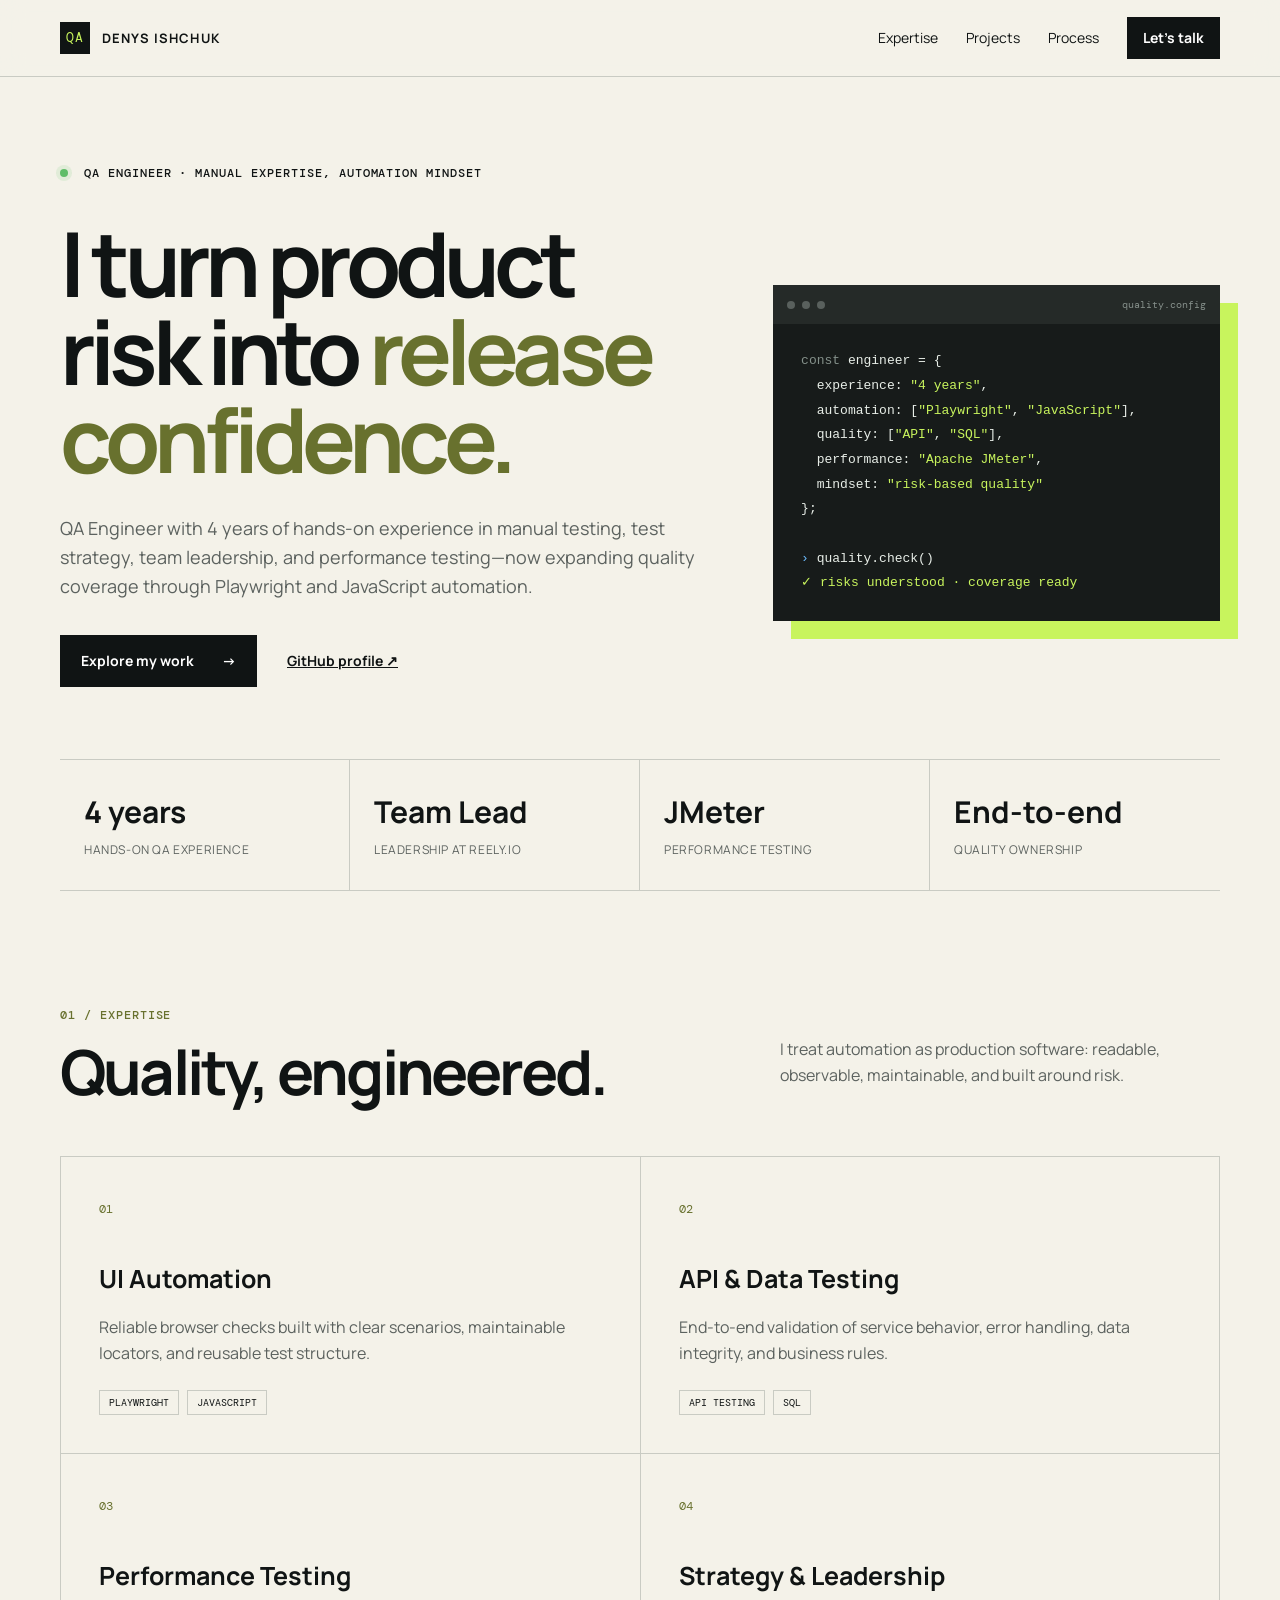
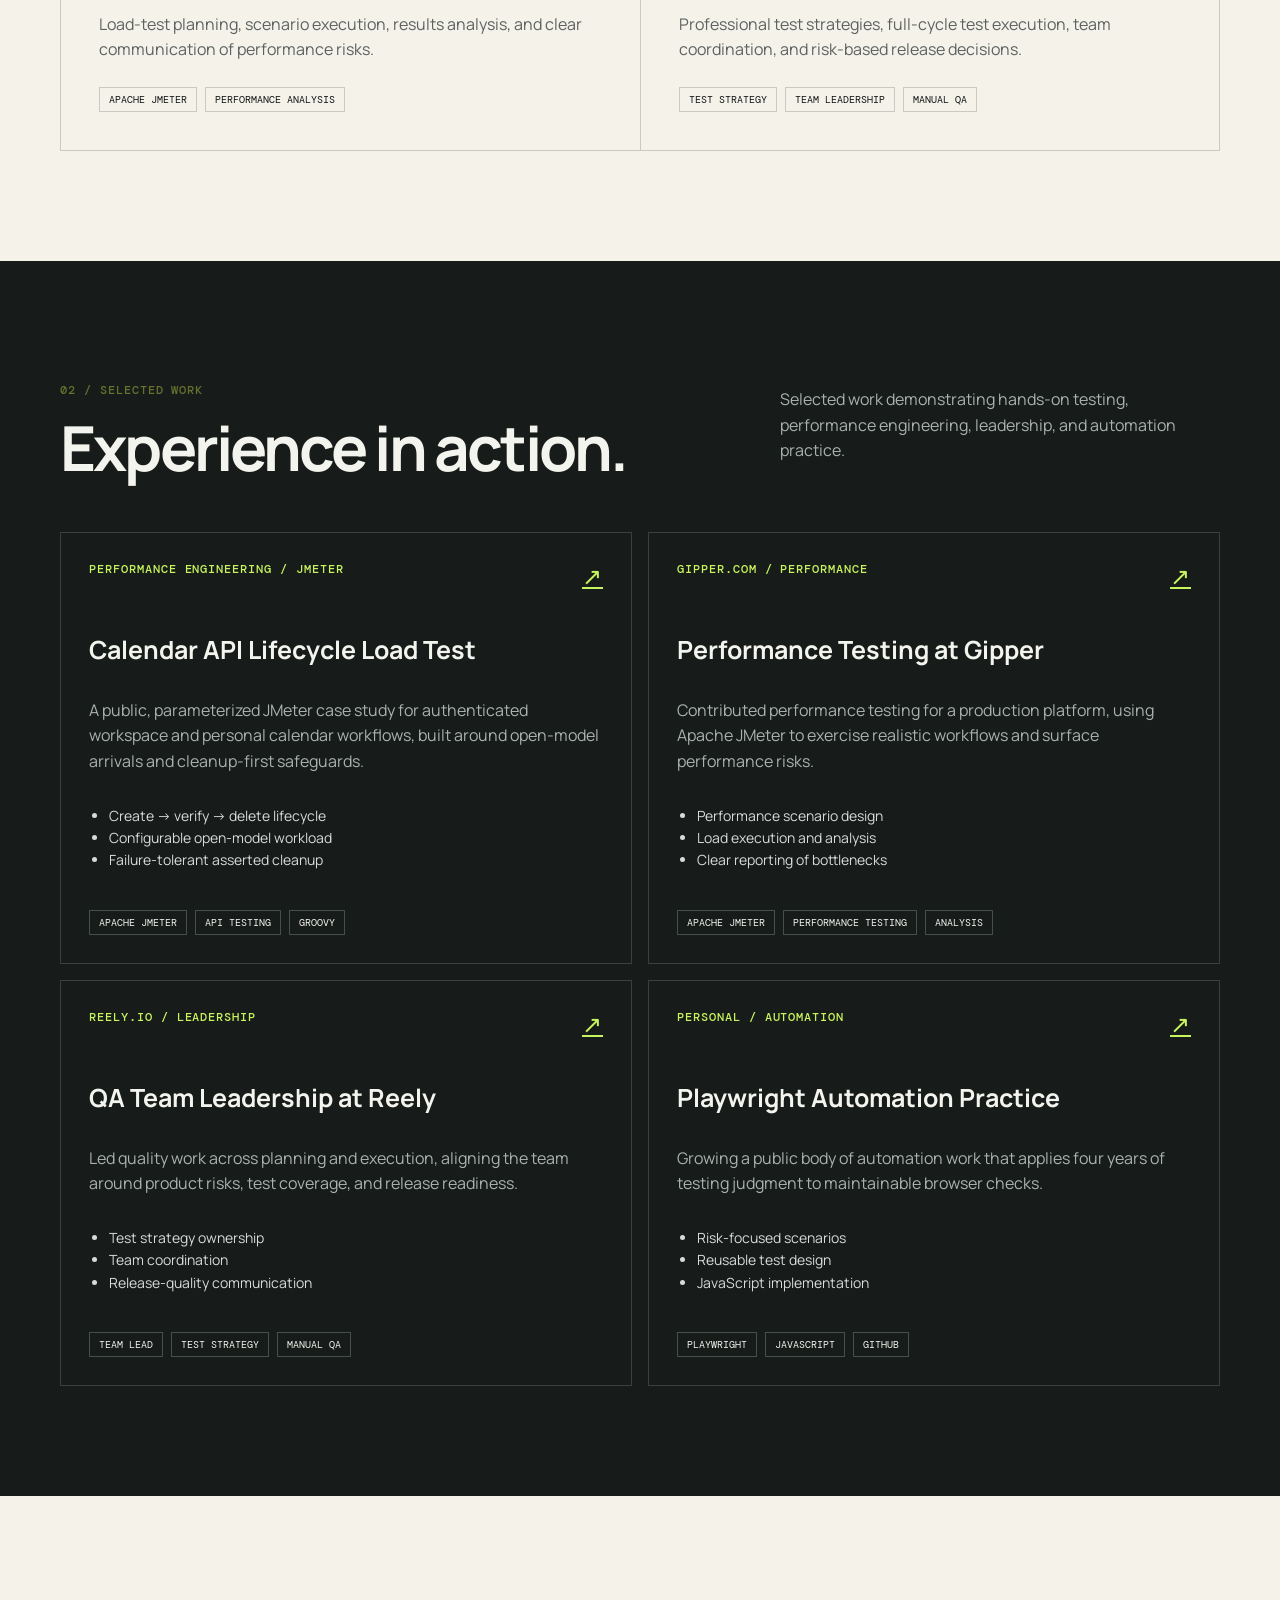
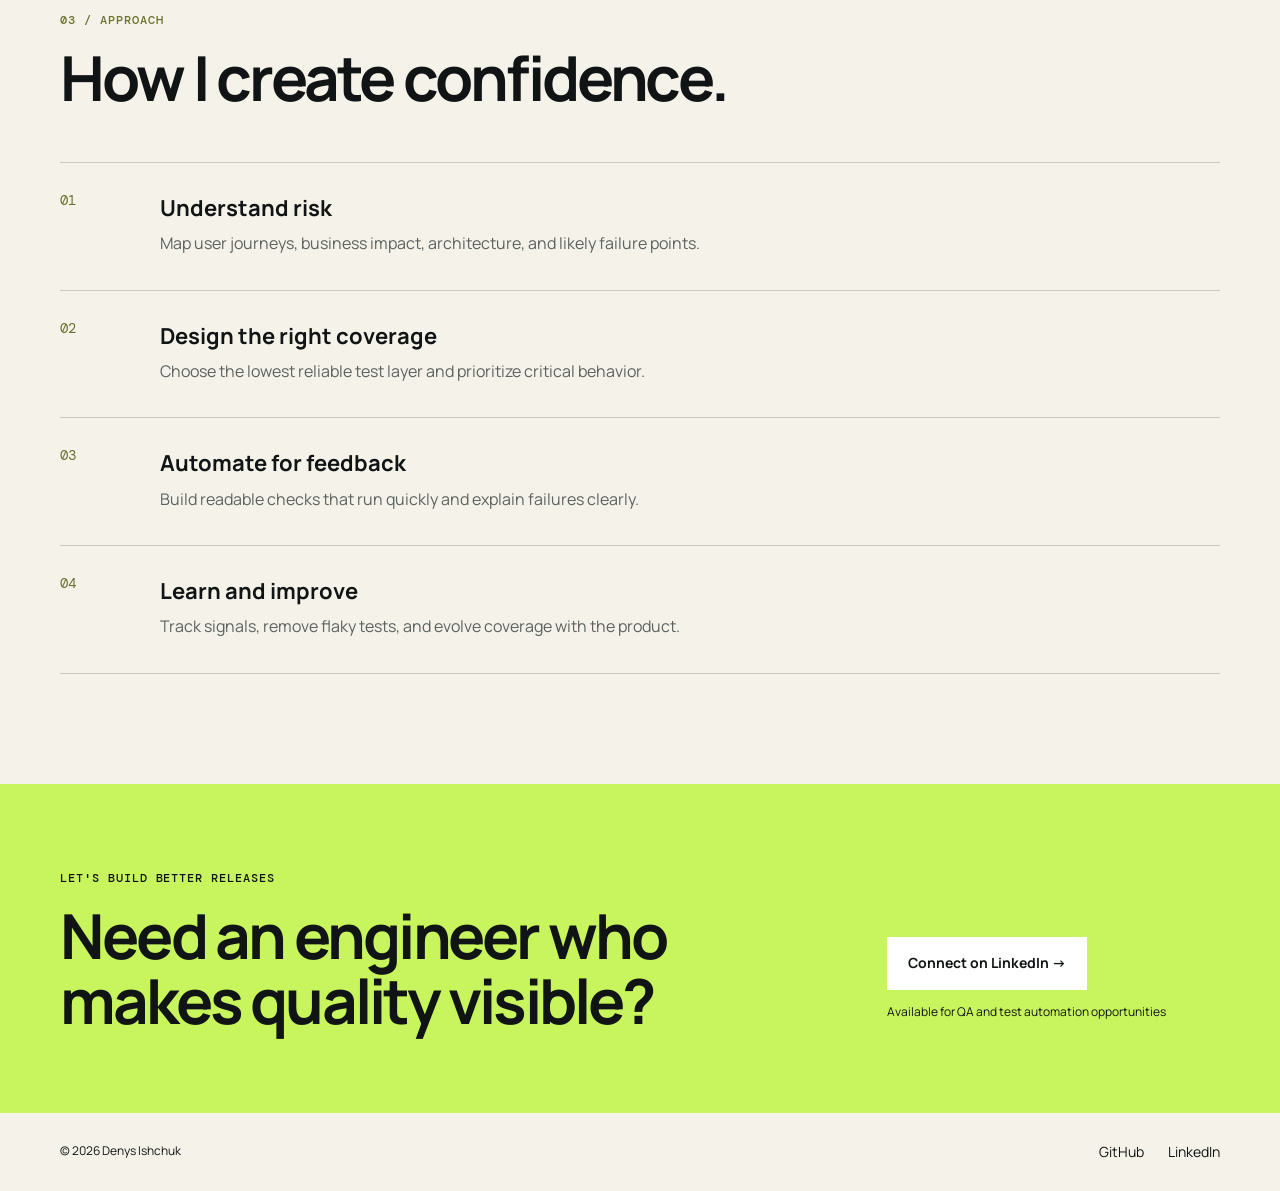
<file: index.html>
<!doctype html>
<html lang="en">
<head>
  <meta charset="UTF-8">
  <meta name="viewport" content="width=device-width, initial-scale=1.0">
  <meta name="description" content="Automation QA Engineer portfolio featuring UI, API, CI/CD, and quality engineering projects.">
  <title>Denys Ishchuk | QA &amp; Automation Engineer</title>
  <link rel="preconnect" href="https://fonts.googleapis.com">
  <link rel="preconnect" href="https://fonts.gstatic.com" crossorigin>
  <link href="https://fonts.googleapis.com/css2?family=DM+Mono:wght@400;500&amp;family=Manrope:wght@400;500;600;700;800&amp;display=swap" rel="stylesheet">
  <link rel="stylesheet" href="styles.css">
</head>
<body>
  <a class="skip-link" href="#main">Skip to content</a>
  <header class="nav-wrap">
    <nav class="nav container" aria-label="Main navigation">
      <a class="brand" href="#top" aria-label="Home"><span>QA</span><b>DENYS ISHCHUK</b></a>
      <div class="nav-links">
        <a href="#expertise">Expertise</a><a href="#projects">Projects</a><a href="#process">Process</a>
        <a class="button button-small" href="https://www.linkedin.com/in/denys-i-273b3a247">Let's talk</a>
      </div>
    </nav>
  </header>

  <main id="main">
    <section class="hero container" id="top">
      <div class="eyebrow"><span class="status-dot"></span> QA Engineer · Manual expertise, automation mindset</div>
      <div class="hero-grid">
        <div>
          <h1>I turn product risk into <em>release confidence.</em></h1>
          <p class="hero-copy">QA Engineer with 4 years of hands-on experience in manual testing, test strategy, team leadership, and performance testing—now expanding quality coverage through Playwright and JavaScript automation.</p>
          <div class="hero-actions">
            <a class="button" href="#projects">Explore my work <span aria-hidden="true">→</span></a>
            <a class="text-link" href="https://github.com/DenIce44">GitHub profile ↗</a>
          </div>
        </div>
        <aside class="terminal" aria-label="Quality engineering summary">
          <div class="terminal-bar"><i></i><i></i><i></i><span>quality.config</span></div>
          <pre><code><span class="muted">const</span> engineer = {
  experience: <span class="green">"4 years"</span>,
  automation: [<span class="green">"Playwright"</span>, <span class="green">"JavaScript"</span>],
  quality: [<span class="green">"API"</span>, <span class="green">"SQL"</span>],
  performance: <span class="green">"Apache JMeter"</span>,
  mindset: <span class="green">"risk-based quality"</span>
};

<span class="prompt">›</span> quality.check()
<span class="pass">✓ risks understood · coverage ready</span></code></pre>
        </aside>
      </div>
      <div class="metrics" aria-label="Key results">
        <div><strong>4 years</strong><span>hands-on QA experience</span></div>
        <div><strong>Team Lead</strong><span>leadership at Reely.io</span></div>
        <div><strong>JMeter</strong><span>performance testing</span></div>
        <div><strong>End-to-end</strong><span>quality ownership</span></div>
      </div>
    </section>

    <section class="section container" id="expertise">
      <div class="section-heading"><div><span class="kicker">01 / EXPERTISE</span><h2>Quality, engineered.</h2></div><p>I treat automation as production software: readable, observable, maintainable, and built around risk.</p></div>
      <div class="skill-grid">
        <article class="card"><span class="card-number">01</span><h3>UI Automation</h3><p>Reliable browser checks built with clear scenarios, maintainable locators, and reusable test structure.</p><div class="tags"><span>Playwright</span><span>JavaScript</span></div></article>
        <article class="card"><span class="card-number">02</span><h3>API &amp; Data Testing</h3><p>End-to-end validation of service behavior, error handling, data integrity, and business rules.</p><div class="tags"><span>API Testing</span><span>SQL</span></div></article>
        <article class="card"><span class="card-number">03</span><h3>Performance Testing</h3><p>Load-test planning, scenario execution, results analysis, and clear communication of performance risks.</p><div class="tags"><span>Apache JMeter</span><span>Performance Analysis</span></div></article>
        <article class="card"><span class="card-number">04</span><h3>Strategy &amp; Leadership</h3><p>Professional test strategies, full-cycle test execution, team coordination, and risk-based release decisions.</p><div class="tags"><span>Test Strategy</span><span>Team Leadership</span><span>Manual QA</span></div></article>
      </div>
    </section>

    <section class="section projects-bg" id="projects"><div class="container">
      <div class="section-heading"><div><span class="kicker">02 / SELECTED WORK</span><h2>Experience in action.</h2></div><p>Selected work demonstrating hands-on testing, performance engineering, leadership, and automation practice.</p></div>
      <div class="projects portfolio-projects">
        <article class="project"><div class="project-top"><span>PERFORMANCE ENGINEERING / JMETER</span><a href="jmeter-calendar-load-test.html" aria-label="View the JMeter calendar lifecycle case study">↗</a></div><h3>Calendar API Lifecycle Load Test</h3><p>A public, parameterized JMeter case study for authenticated workspace and personal calendar workflows, built around open-model arrivals and cleanup-first safeguards.</p><ul><li>Create → verify → delete lifecycle</li><li>Configurable open-model workload</li><li>Failure-tolerant asserted cleanup</li></ul><div class="tags"><span>Apache JMeter</span><span>API Testing</span><span>Groovy</span></div></article>
        <article class="project"><div class="project-top"><span>GIPPER.COM / PERFORMANCE</span><a href="https://gipper.com" aria-label="Visit Gipper website">↗</a></div><h3>Performance Testing at Gipper</h3><p>Contributed performance testing for a production platform, using Apache JMeter to exercise realistic workflows and surface performance risks.</p><ul><li>Performance scenario design</li><li>Load execution and analysis</li><li>Clear reporting of bottlenecks</li></ul><div class="tags"><span>Apache JMeter</span><span>Performance Testing</span><span>Analysis</span></div></article>
        <article class="project"><div class="project-top"><span>REELY.IO / LEADERSHIP</span><a href="https://reely.io" aria-label="Visit Reely website">↗</a></div><h3>QA Team Leadership at Reely</h3><p>Led quality work across planning and execution, aligning the team around product risks, test coverage, and release readiness.</p><ul><li>Test strategy ownership</li><li>Team coordination</li><li>Release-quality communication</li></ul><div class="tags"><span>Team Lead</span><span>Test Strategy</span><span>Manual QA</span></div></article>
        <article class="project"><div class="project-top"><span>PERSONAL / AUTOMATION</span><a href="https://github.com/DenIce44" aria-label="View Denys Ishchuk on GitHub">↗</a></div><h3>Playwright Automation Practice</h3><p>Growing a public body of automation work that applies four years of testing judgment to maintainable browser checks.</p><ul><li>Risk-focused scenarios</li><li>Reusable test design</li><li>JavaScript implementation</li></ul><div class="tags"><span>Playwright</span><span>JavaScript</span><span>GitHub</span></div></article>
      </div>
    </div></section>

    <section class="section container" id="process">
      <div class="section-heading"><div><span class="kicker">03 / APPROACH</span><h2>How I create confidence.</h2></div></div>
      <ol class="process">
        <li><span>01</span><div><h3>Understand risk</h3><p>Map user journeys, business impact, architecture, and likely failure points.</p></div></li>
        <li><span>02</span><div><h3>Design the right coverage</h3><p>Choose the lowest reliable test layer and prioritize critical behavior.</p></div></li>
        <li><span>03</span><div><h3>Automate for feedback</h3><p>Build readable checks that run quickly and explain failures clearly.</p></div></li>
        <li><span>04</span><div><h3>Learn and improve</h3><p>Track signals, remove flaky tests, and evolve coverage with the product.</p></div></li>
      </ol>
    </section>

    <section class="contact"><div class="container contact-inner"><div><span class="kicker">LET'S BUILD BETTER RELEASES</span><h2>Need an engineer who makes quality visible?</h2></div><div><a class="button button-light" href="https://www.linkedin.com/in/denys-i-273b3a247">Connect on LinkedIn →</a><p>Available for QA and test automation opportunities</p></div></div></section>
  </main>
  <footer class="container"><span>© <span id="year"></span> Denys Ishchuk</span><div><a href="https://github.com/DenIce44">GitHub</a><a href="https://www.linkedin.com/in/denys-i-273b3a247">LinkedIn</a></div></footer>
  <script src="script.js"></script>
</body>
</html>
</file>
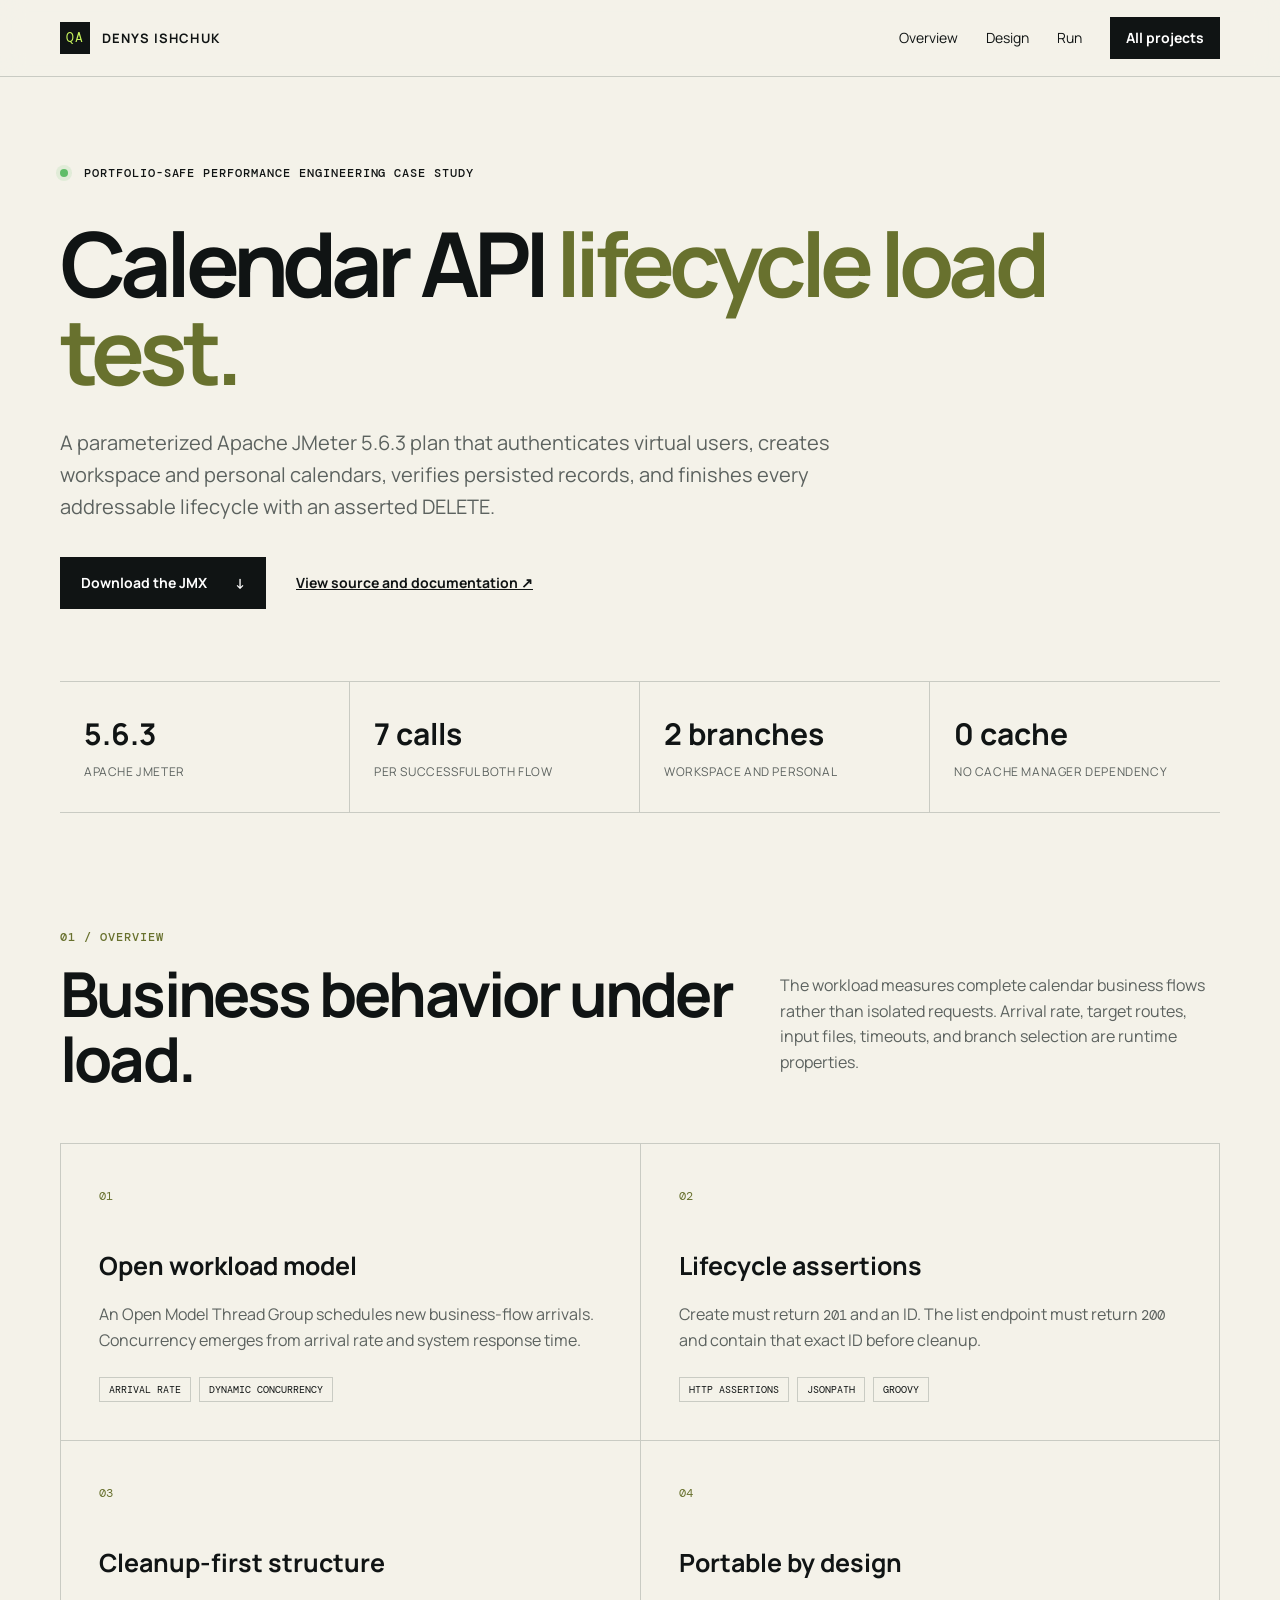
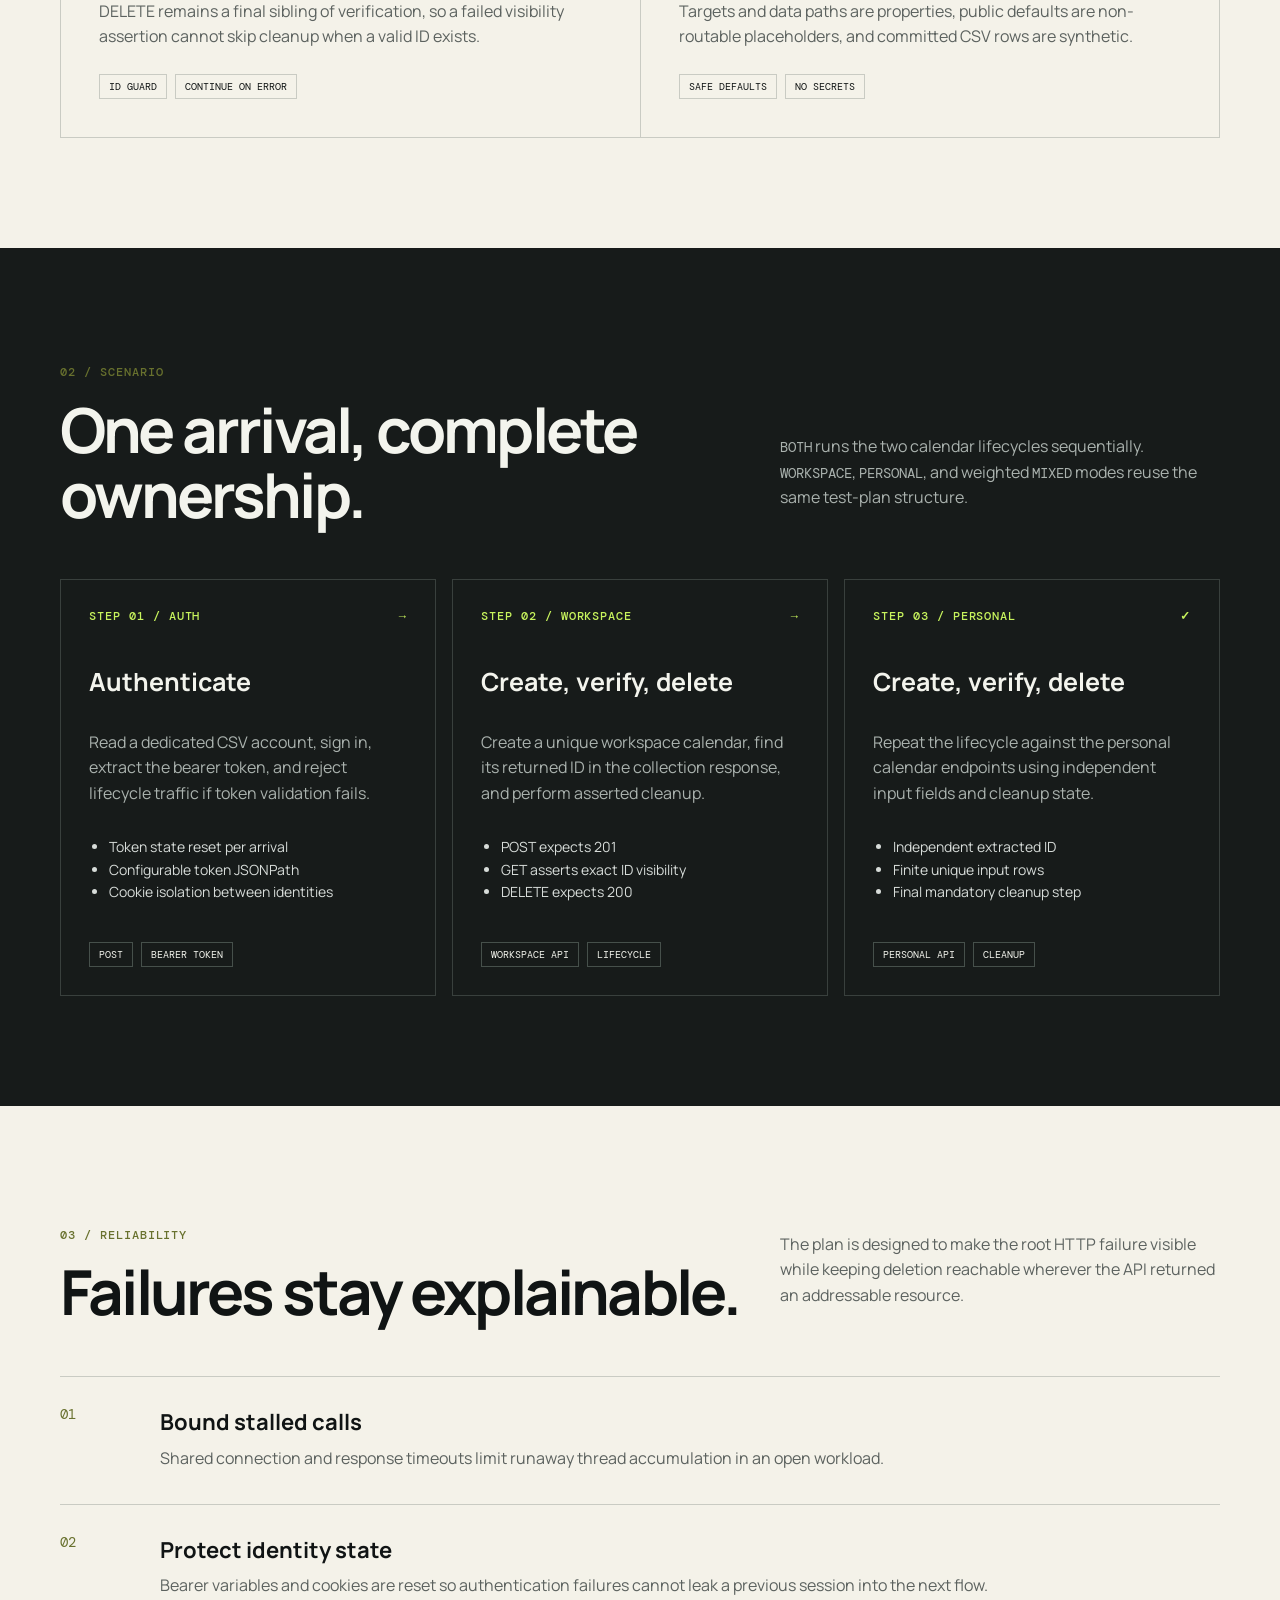
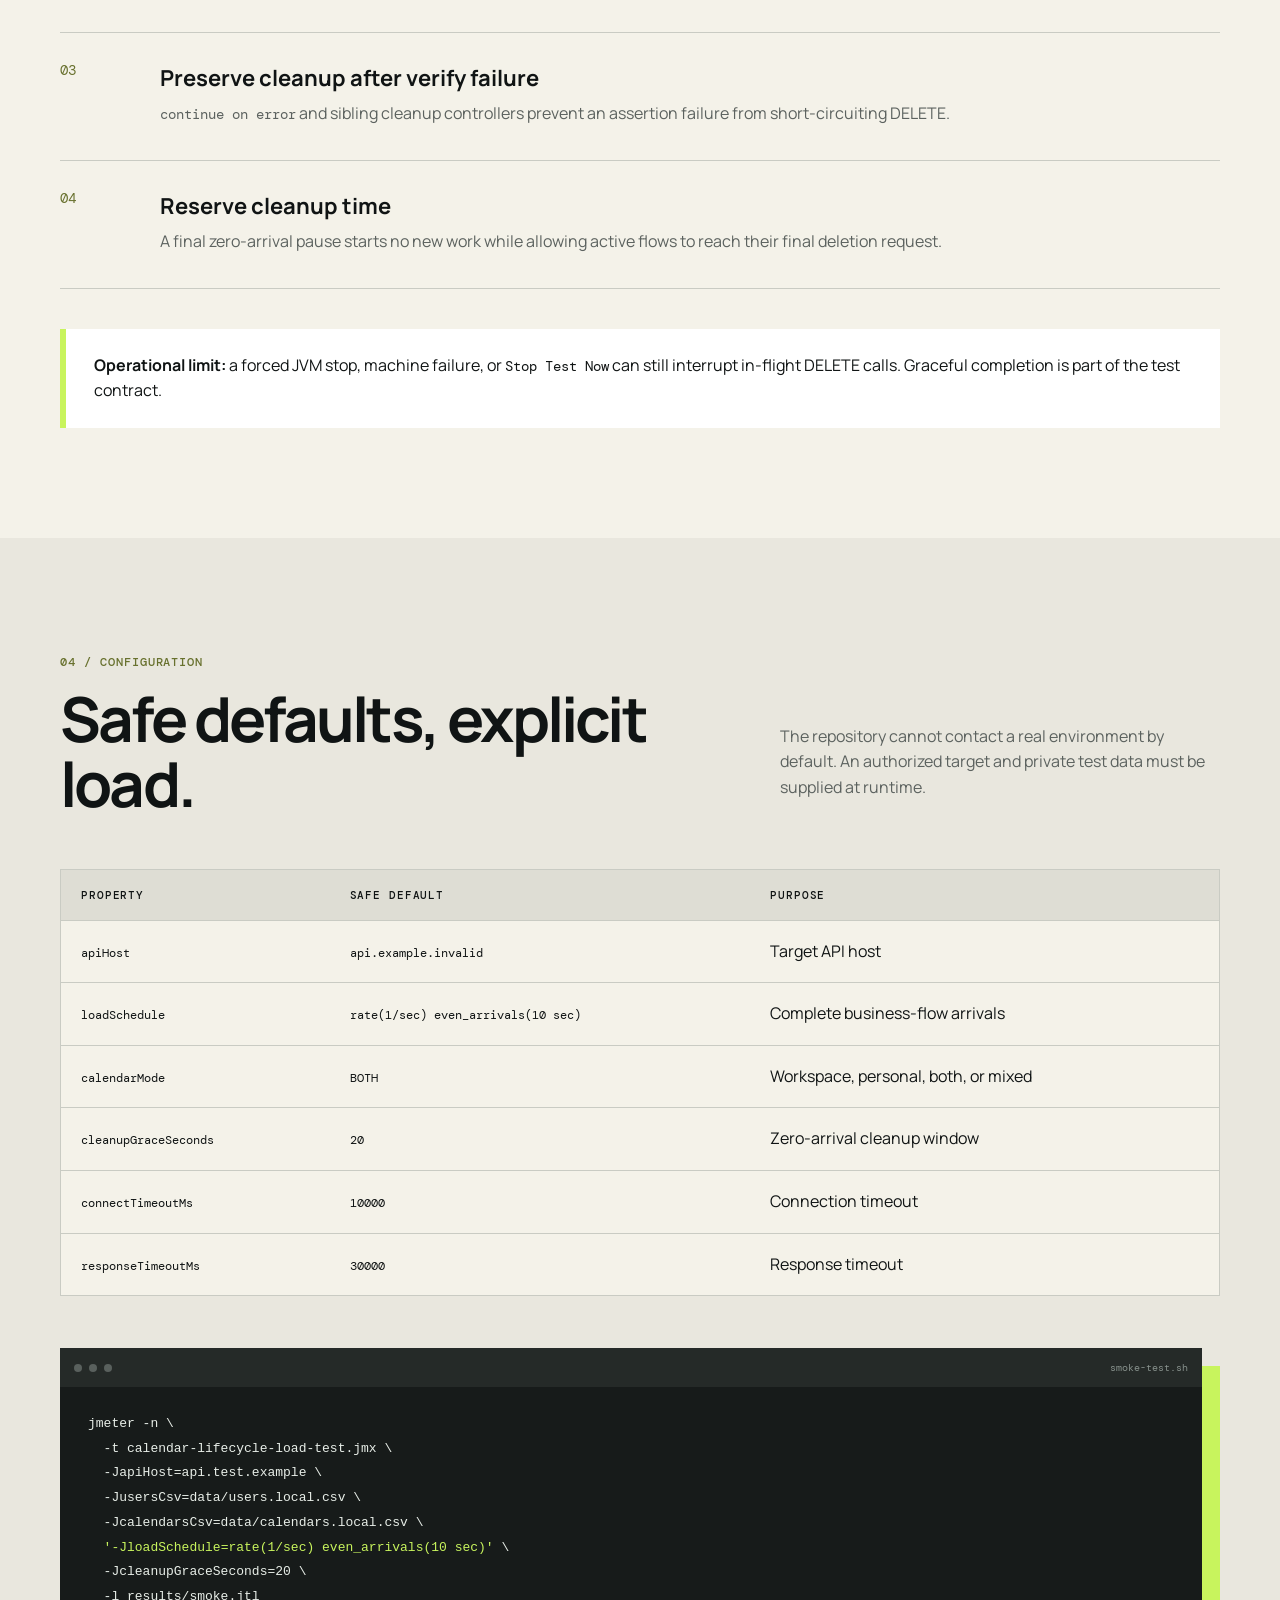
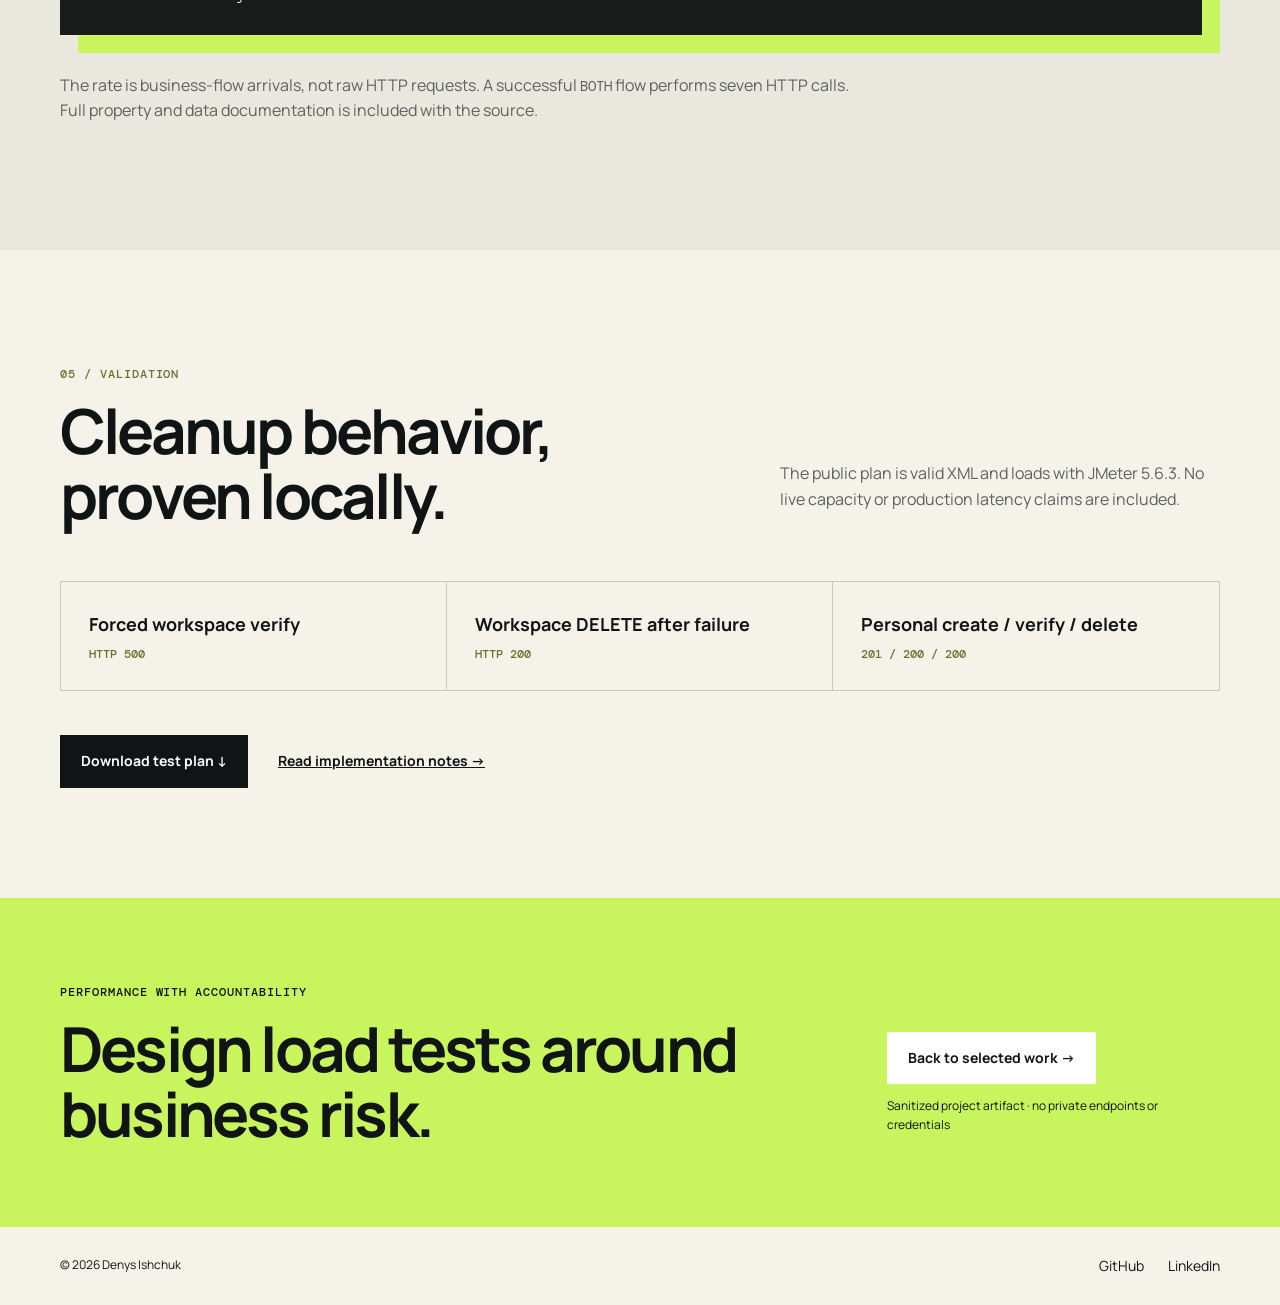
<file: jmeter-calendar-load-test.html>
<!doctype html>
<html lang="en">
<head>
  <meta charset="UTF-8">
  <meta name="viewport" content="width=device-width, initial-scale=1.0">
  <meta name="description" content="Apache JMeter calendar API lifecycle load-test case study with open-model arrivals, assertions, and cleanup-first safeguards.">
  <title>JMeter Calendar Lifecycle Load Test | Denys Ishchuk</title>
  <link rel="preconnect" href="https://fonts.googleapis.com">
  <link rel="preconnect" href="https://fonts.gstatic.com" crossorigin>
  <link href="https://fonts.googleapis.com/css2?family=DM+Mono:wght@400;500&amp;family=Manrope:wght@400;500;600;700;800&amp;display=swap" rel="stylesheet">
  <link rel="stylesheet" href="styles.css">
</head>
<body>
  <a class="skip-link" href="#main">Skip to content</a>
  <header class="nav-wrap">
    <nav class="nav container" aria-label="Case study navigation">
      <a class="brand" href="index.html" aria-label="Back to portfolio"><span>QA</span><b>DENYS ISHCHUK</b></a>
      <div class="nav-links">
        <a href="#overview">Overview</a><a href="#design">Design</a><a href="#run">Run</a>
        <a class="button button-small" href="index.html#projects">All projects</a>
      </div>
    </nav>
  </header>

  <main id="main">
    <section class="case-hero container" id="top">
      <div class="eyebrow"><span class="status-dot"></span> Portfolio-safe performance engineering case study</div>
      <h1>Calendar API <em>lifecycle load test.</em></h1>
      <p class="case-lead">A parameterized Apache JMeter 5.6.3 plan that authenticates virtual users, creates workspace and personal calendars, verifies persisted records, and finishes every addressable lifecycle with an asserted DELETE.</p>
      <div class="hero-actions">
        <a class="button" href="projects/jmeter-calendar-lifecycle/calendar-lifecycle-load-test.jmx" download>Download the JMX <span aria-hidden="true">↓</span></a>
        <a class="text-link" href="https://github.com/DenIce44/DenIce.github.io/tree/main/projects/jmeter-calendar-lifecycle">View source and documentation ↗</a>
      </div>
      <div class="metrics case-metrics" aria-label="Project facts">
        <div><strong>5.6.3</strong><span>Apache JMeter</span></div>
        <div><strong>7 calls</strong><span>per successful BOTH flow</span></div>
        <div><strong>2 branches</strong><span>workspace and personal</span></div>
        <div><strong>0 cache</strong><span>no Cache Manager dependency</span></div>
      </div>
    </section>

    <section class="section container" id="overview">
      <div class="section-heading"><div><span class="kicker">01 / OVERVIEW</span><h2>Business behavior under load.</h2></div><p>The workload measures complete calendar business flows rather than isolated requests. Arrival rate, target routes, input files, timeouts, and branch selection are runtime properties.</p></div>
      <div class="skill-grid">
        <article class="card"><span class="card-number">01</span><h3>Open workload model</h3><p>An Open Model Thread Group schedules new business-flow arrivals. Concurrency emerges from arrival rate and system response time.</p><div class="tags"><span>Arrival rate</span><span>Dynamic concurrency</span></div></article>
        <article class="card"><span class="card-number">02</span><h3>Lifecycle assertions</h3><p>Create must return <code>201</code> and an ID. The list endpoint must return <code>200</code> and contain that exact ID before cleanup.</p><div class="tags"><span>HTTP assertions</span><span>JSONPath</span><span>Groovy</span></div></article>
        <article class="card"><span class="card-number">03</span><h3>Cleanup-first structure</h3><p>DELETE remains a final sibling of verification, so a failed visibility assertion cannot skip cleanup when a valid ID exists.</p><div class="tags"><span>ID guard</span><span>Continue on error</span></div></article>
        <article class="card"><span class="card-number">04</span><h3>Portable by design</h3><p>Targets and data paths are properties, public defaults are non-routable placeholders, and committed CSV rows are synthetic.</p><div class="tags"><span>Safe defaults</span><span>No secrets</span></div></article>
      </div>
    </section>

    <section class="section projects-bg" id="design"><div class="container">
      <div class="section-heading"><div><span class="kicker">02 / SCENARIO</span><h2>One arrival, complete ownership.</h2></div><p><code>BOTH</code> runs the two calendar lifecycles sequentially. <code>WORKSPACE</code>, <code>PERSONAL</code>, and weighted <code>MIXED</code> modes reuse the same test-plan structure.</p></div>
      <div class="projects">
        <article class="project"><div class="project-top"><span>STEP 01 / AUTH</span><b>→</b></div><h3>Authenticate</h3><p>Read a dedicated CSV account, sign in, extract the bearer token, and reject lifecycle traffic if token validation fails.</p><ul><li>Token state reset per arrival</li><li>Configurable token JSONPath</li><li>Cookie isolation between identities</li></ul><div class="tags"><span>POST</span><span>Bearer token</span></div></article>
        <article class="project"><div class="project-top"><span>STEP 02 / WORKSPACE</span><b>→</b></div><h3>Create, verify, delete</h3><p>Create a unique workspace calendar, find its returned ID in the collection response, and perform asserted cleanup.</p><ul><li>POST expects 201</li><li>GET asserts exact ID visibility</li><li>DELETE expects 200</li></ul><div class="tags"><span>Workspace API</span><span>Lifecycle</span></div></article>
        <article class="project"><div class="project-top"><span>STEP 03 / PERSONAL</span><b>✓</b></div><h3>Create, verify, delete</h3><p>Repeat the lifecycle against the personal calendar endpoints using independent input fields and cleanup state.</p><ul><li>Independent extracted ID</li><li>Finite unique input rows</li><li>Final mandatory cleanup step</li></ul><div class="tags"><span>Personal API</span><span>Cleanup</span></div></article>
      </div>
    </div></section>

    <section class="section container">
      <div class="section-heading"><div><span class="kicker">03 / RELIABILITY</span><h2>Failures stay explainable.</h2></div><p>The plan is designed to make the root HTTP failure visible while keeping deletion reachable wherever the API returned an addressable resource.</p></div>
      <ol class="process">
        <li><span>01</span><div><h3>Bound stalled calls</h3><p>Shared connection and response timeouts limit runaway thread accumulation in an open workload.</p></div></li>
        <li><span>02</span><div><h3>Protect identity state</h3><p>Bearer variables and cookies are reset so authentication failures cannot leak a previous session into the next flow.</p></div></li>
        <li><span>03</span><div><h3>Preserve cleanup after verify failure</h3><p><code>continue on error</code> and sibling cleanup controllers prevent an assertion failure from short-circuiting DELETE.</p></div></li>
        <li><span>04</span><div><h3>Reserve cleanup time</h3><p>A final zero-arrival pause starts no new work while allowing active flows to reach their final deletion request.</p></div></li>
      </ol>
      <div class="case-note"><strong>Operational limit:</strong> a forced JVM stop, machine failure, or <code>Stop Test Now</code> can still interrupt in-flight DELETE calls. Graceful completion is part of the test contract.</div>
    </section>

    <section class="section case-config" id="run"><div class="container">
      <div class="section-heading"><div><span class="kicker">04 / CONFIGURATION</span><h2>Safe defaults, explicit load.</h2></div><p>The repository cannot contact a real environment by default. An authorized target and private test data must be supplied at runtime.</p></div>
      <div class="property-table-wrap">
        <table class="property-table">
          <thead><tr><th>Property</th><th>Safe default</th><th>Purpose</th></tr></thead>
          <tbody>
            <tr><td><code>apiHost</code></td><td><code>api.example.invalid</code></td><td>Target API host</td></tr>
            <tr><td><code>loadSchedule</code></td><td><code>rate(1/sec) even_arrivals(10 sec)</code></td><td>Complete business-flow arrivals</td></tr>
            <tr><td><code>calendarMode</code></td><td><code>BOTH</code></td><td>Workspace, personal, both, or mixed</td></tr>
            <tr><td><code>cleanupGraceSeconds</code></td><td><code>20</code></td><td>Zero-arrival cleanup window</td></tr>
            <tr><td><code>connectTimeoutMs</code></td><td><code>10000</code></td><td>Connection timeout</td></tr>
            <tr><td><code>responseTimeoutMs</code></td><td><code>30000</code></td><td>Response timeout</td></tr>
          </tbody>
        </table>
      </div>
      <aside class="terminal case-terminal" aria-label="JMeter command example">
        <div class="terminal-bar"><i></i><i></i><i></i><span>smoke-test.sh</span></div>
        <pre><code>jmeter -n \
  -t calendar-lifecycle-load-test.jmx \
  -JapiHost=api.test.example \
  -JusersCsv=data/users.local.csv \
  -JcalendarsCsv=data/calendars.local.csv \
  <span class="green">'-JloadSchedule=rate(1/sec) even_arrivals(10 sec)'</span> \
  -JcleanupGraceSeconds=20 \
  -l results/smoke.jtl</code></pre>
      </aside>
      <p class="case-caption">The rate is business-flow arrivals, not raw HTTP requests. A successful <code>BOTH</code> flow performs seven HTTP calls. Full property and data documentation is included with the source.</p>
    </div></section>

    <section class="section container">
      <div class="section-heading"><div><span class="kicker">05 / VALIDATION</span><h2>Cleanup behavior, proven locally.</h2></div><p>The public plan is valid XML and loads with JMeter 5.6.3. No live capacity or production latency claims are included.</p></div>
      <div class="validation-grid">
        <div><strong>Forced workspace verify</strong><span>HTTP 500</span></div>
        <div><strong>Workspace DELETE after failure</strong><span>HTTP 200</span></div>
        <div><strong>Personal create / verify / delete</strong><span>201 / 200 / 200</span></div>
      </div>
      <div class="hero-actions case-actions">
        <a class="button" href="projects/jmeter-calendar-lifecycle/calendar-lifecycle-load-test.jmx" download>Download test plan ↓</a>
        <a class="text-link" href="projects/jmeter-calendar-lifecycle/README.md">Read implementation notes →</a>
      </div>
    </section>

    <section class="contact"><div class="container contact-inner"><div><span class="kicker">PERFORMANCE WITH ACCOUNTABILITY</span><h2>Design load tests around business risk.</h2></div><div><a class="button button-light" href="index.html#projects">Back to selected work →</a><p>Sanitized project artifact · no private endpoints or credentials</p></div></div></section>
  </main>

  <footer class="container"><span>© <span id="year"></span> Denys Ishchuk</span><div><a href="https://github.com/DenIce44">GitHub</a><a href="https://www.linkedin.com/in/denys-i-273b3a247">LinkedIn</a></div></footer>
  <script src="script.js"></script>
</body>
</html>
</file>
<file: styles.css>
:root{--ink:#101414;--paper:#f4f2e9;--lime:#c8f45d;--line:#c9cbc3;--muted:#5c625f;--white:#fff;--mono:"DM Mono",monospace;--sans:"Manrope",sans-serif}*{box-sizing:border-box}html{scroll-behavior:smooth}body{margin:0;background:var(--paper);color:var(--ink);font-family:var(--sans);line-height:1.6}.container{width:min(1160px,calc(100% - 40px));margin:auto}.skip-link{position:absolute;left:-9999px}.skip-link:focus{left:20px;top:20px;z-index:10;background:#fff;padding:10px}.nav-wrap{position:sticky;top:0;z-index:5;background:rgba(244,242,233,.92);backdrop-filter:blur(12px);border-bottom:1px solid var(--line)}.nav{height:76px;display:flex;align-items:center;justify-content:space-between}.brand{display:flex;align-items:center;gap:12px;text-decoration:none;color:var(--ink);font-size:13px;letter-spacing:.08em}.brand span{background:var(--ink);color:var(--lime);font-family:var(--mono);padding:6px}.nav-links{display:flex;gap:28px;align-items:center}.nav-links a,footer a{color:inherit;text-decoration:none;font-size:14px}.button{display:inline-flex;align-items:center;justify-content:center;gap:28px;background:var(--ink);color:#fff!important;padding:14px 20px;text-decoration:none;font-weight:700;font-size:14px;border:1px solid var(--ink);transition:.2s}.button:hover{background:var(--lime);color:var(--ink)!important}.button-small{padding:9px 15px}.hero{padding:88px 0 0}.eyebrow,.kicker,.project-top{font:500 12px var(--mono);letter-spacing:.08em;text-transform:uppercase}.status-dot{display:inline-block;width:8px;height:8px;background:#5fbd68;border-radius:50%;margin-right:8px;box-shadow:0 0 0 4px rgba(95,189,104,.13)}.hero-grid{display:grid;grid-template-columns:1.18fr .82fr;gap:70px;align-items:center;margin:38px 0 72px}h1{font-size:clamp(54px,7vw,94px);line-height:.98;letter-spacing:-.065em;margin:0 0 32px;max-width:780px}h1 em{font-style:normal;color:#68712e}.hero-copy{font-size:18px;color:var(--muted);max-width:650px}.hero-actions{display:flex;align-items:center;gap:30px;margin-top:34px}.text-link{color:var(--ink);font-weight:700;font-size:14px}.terminal{background:#171b1a;color:#e8eee8;box-shadow:18px 18px 0 var(--lime);font:13px/1.9 var(--mono);overflow:hidden}.terminal-bar{background:#252a28;padding:10px 14px;display:flex;align-items:center;gap:7px;color:#87918c}.terminal-bar i{display:block;width:8px;height:8px;border-radius:50%;background:#59605d}.terminal-bar span{margin-left:auto;font-size:10px}.terminal pre{padding:25px 28px;margin:0;overflow:auto}.green,.pass{color:var(--lime)}.muted{color:#84908a}.prompt{color:#6cbcff}.metrics{display:grid;grid-template-columns:repeat(4,1fr);border-top:1px solid var(--line);border-bottom:1px solid var(--line)}.metrics div{padding:28px 24px;border-right:1px solid var(--line)}.metrics div:last-child{border:0}.metrics strong{display:block;font-size:30px}.metrics span{color:var(--muted);font-size:12px;text-transform:uppercase;letter-spacing:.05em}.section{padding:110px 0}.section-heading{display:flex;justify-content:space-between;align-items:end;margin-bottom:52px;gap:40px}.section-heading h2,.contact h2{font-size:clamp(38px,5vw,62px);line-height:1.05;letter-spacing:-.045em;margin:13px 0 0}.section-heading>p{max-width:440px;color:var(--muted)}.kicker{color:#68712e}.skill-grid{display:grid;grid-template-columns:repeat(2,1fr);border-top:1px solid var(--line);border-left:1px solid var(--line)}.card{padding:38px;border-right:1px solid var(--line);border-bottom:1px solid var(--line);position:relative}.card-number{font:12px var(--mono);color:#68712e}.card h3,.project h3{font-size:25px;margin:38px 0 12px}.card p,.project p,.process p{color:var(--muted)}.tags{display:flex;flex-wrap:wrap;gap:8px;margin-top:24px}.tags span{border:1px solid var(--line);padding:5px 9px;font:10px var(--mono);text-transform:uppercase}.projects-bg{background:#171b1a;color:#f3f4ed}.projects-bg .section-heading p,.projects-bg .project p{color:#aab2ae}.projects{display:grid;grid-template-columns:repeat(3,1fr);gap:16px}.project{border:1px solid #39403d;padding:28px;display:flex;flex-direction:column}.project-top{display:flex;justify-content:space-between;color:var(--lime)}.project-top a{color:var(--lime);font-size:24px}.project ul{padding-left:20px;color:#d7dcd9;font-size:14px;flex:1}.project .tags span{border-color:#46504b}.process{list-style:none;margin:0;padding:0;border-top:1px solid var(--line)}.process li{display:grid;grid-template-columns:80px 1fr;gap:20px;padding:28px 0;border-bottom:1px solid var(--line)}.process>li>span{font:14px var(--mono);color:#68712e}.process h3{margin:0;font-size:22px}.process p{margin:5px 0}.contact{background:var(--lime);padding:80px 0}.contact-inner{display:grid;grid-template-columns:1.4fr .6fr;gap:50px;align-items:end}.button-light{background:#fff;color:var(--ink)!important;border-color:#fff}.contact p{font-size:12px}.contact .kicker{color:var(--ink)}footer{display:flex;justify-content:space-between;padding-top:28px!important;padding-bottom:28px!important;font-size:12px}footer div{display:flex;gap:24px}@media(max-width:800px){.nav-links>a:not(.button){display:none}.hero{padding-top:55px}.hero-grid,.contact-inner{grid-template-columns:1fr}.terminal{margin-right:18px}.metrics{grid-template-columns:repeat(2,1fr)}.metrics div:nth-child(2){border-right:0}.projects{grid-template-columns:1fr}.section-heading{display:block}.skill-grid{grid-template-columns:1fr}.section{padding:75px 0}.contact-inner{align-items:start}}@media(max-width:480px){.container{width:min(100% - 28px,1160px)}h1{font-size:51px}.hero-actions{align-items:flex-start;flex-direction:column}.metrics div{padding:20px 10px}.metrics strong{font-size:24px}.card{padding:28px}.terminal{font-size:11px}.terminal pre{padding:20px 16px}footer{gap:16px;flex-direction:column}}

.portfolio-projects{grid-template-columns:repeat(2,1fr)}
@media(max-width:800px){.portfolio-projects{grid-template-columns:1fr}}

/* JMeter calendar lifecycle case study */
.case-hero{padding:88px 0 0}.case-hero h1{max-width:1000px;margin-top:38px}.case-lead{max-width:800px;color:var(--muted);font-size:20px}.case-metrics{margin-top:72px}.case-config{background:#e9e7de}.case-note{margin-top:40px;padding:24px 28px;border-left:6px solid var(--lime);background:#fff}.property-table-wrap{overflow-x:auto;border:1px solid var(--line);background:var(--paper)}.property-table{width:100%;border-collapse:collapse;text-align:left}.property-table th,.property-table td{padding:18px 20px;border-bottom:1px solid var(--line);vertical-align:top}.property-table th{font:500 11px var(--mono);letter-spacing:.08em;text-transform:uppercase;background:#deddd4}.property-table tr:last-child td{border-bottom:0}.property-table code{font-family:var(--mono);font-size:12px}.card code,.section-heading code,.process code,.case-note code,.case-caption code{font-family:var(--mono);font-size:.9em}.case-terminal{margin:52px 18px 0 0}.case-caption{max-width:800px;margin-top:38px;color:var(--muted)}.validation-grid{display:grid;grid-template-columns:repeat(3,1fr);border:1px solid var(--line)}.validation-grid div{padding:28px;border-right:1px solid var(--line)}.validation-grid div:last-child{border-right:0}.validation-grid strong,.validation-grid span{display:block}.validation-grid strong{font-size:18px}.validation-grid span{margin-top:8px;color:#68712e;font:500 12px var(--mono);text-transform:uppercase}.case-actions{margin-top:44px}@media(max-width:800px){.case-hero{padding-top:55px}.case-lead{font-size:17px}.validation-grid{grid-template-columns:1fr}.validation-grid div{border-right:0;border-bottom:1px solid var(--line)}.validation-grid div:last-child{border-bottom:0}.case-terminal{margin-right:18px}.case-metrics div:nth-child(2){border-right:0}}@media(max-width:480px){.case-hero h1{font-size:48px}.property-table th,.property-table td{padding:14px 12px}.case-note{padding:20px}}
</file>
